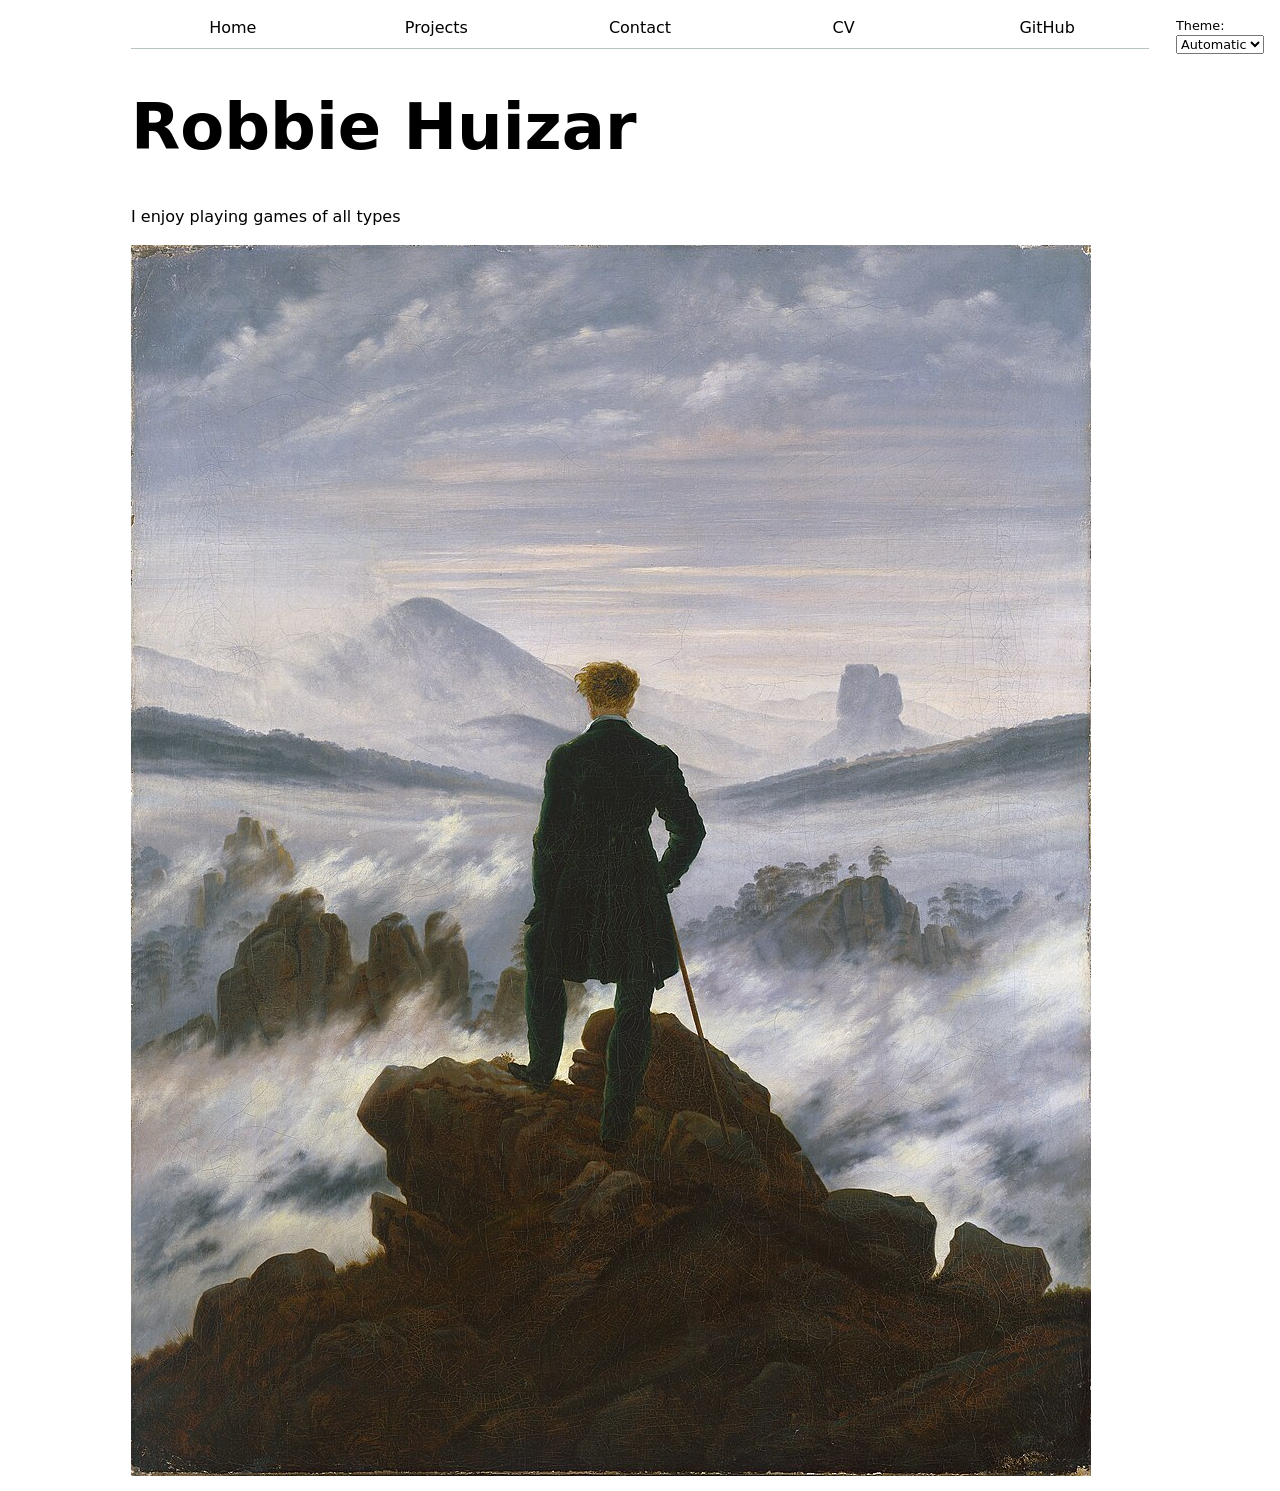
<file: index.html>
<!DOCTYPE html>
<html lang="en">
<head>

    <meta charset="UTF-8">
    <meta name="viewport" content="width=device-width, initial-scale=1.0">
    <title>Robbie: Personal site and portfolio</title>
    <link rel="stylesheet" href="style.css">
    <script type="module" src="global.js"></script>
</head>
<body>

    <h1>Robbie Huizar</h1>
    <p>I enjoy playing games of all types</p>
    <img src="images/wanderer.jpeg" alt="A wanderer over a sea of fog">
</body>
</html>
</file>
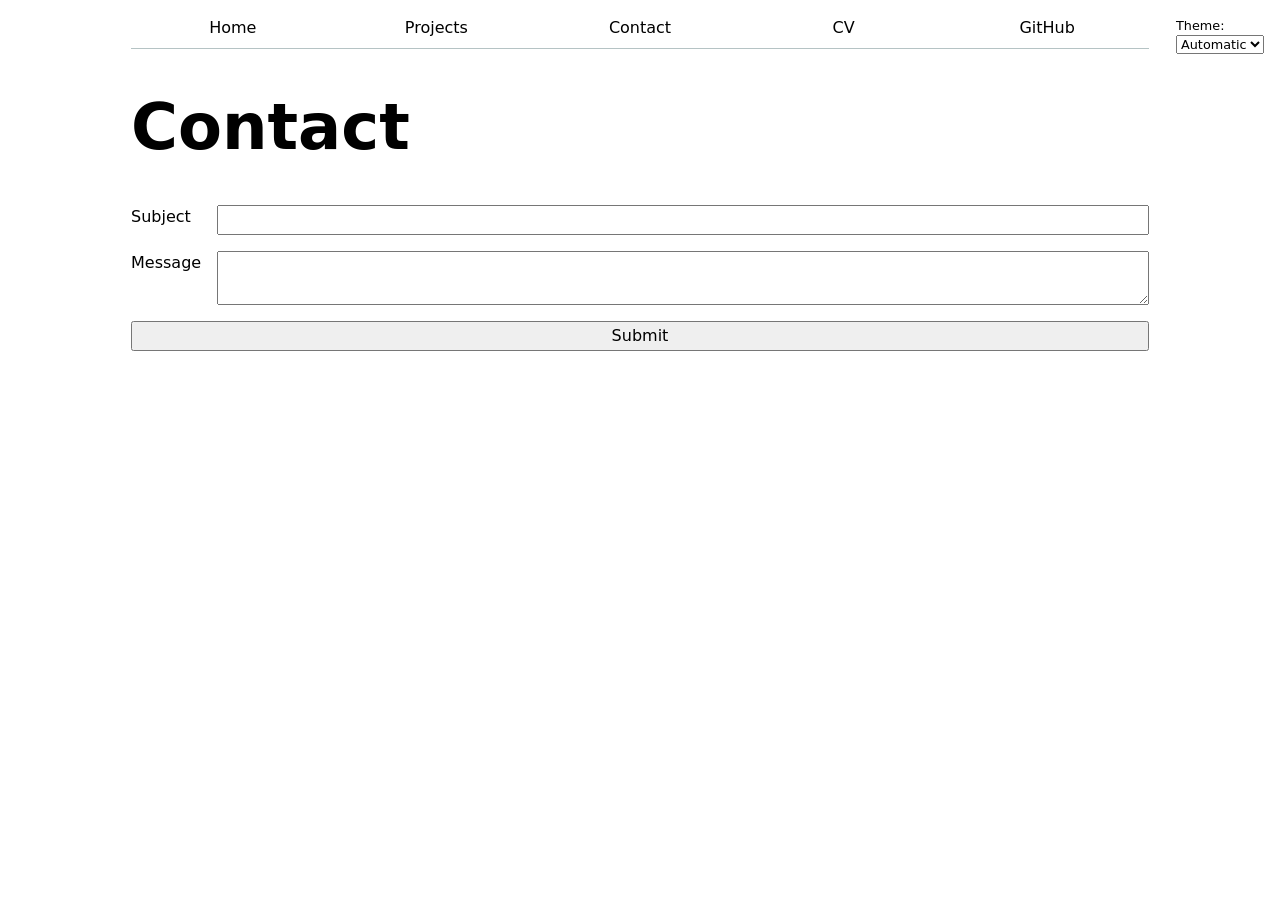
<file: contact/index.html>
<!DOCTYPE html>
<html lang="en">
<head>
    <meta charset="UTF-8">
    <meta name="viewport" content="width=device-width, initial-scale=1.0">
    <title>Contact</title>
    <link rel="stylesheet" href="../style.css">
    <script type="module" src="../global.js"></script>
</head>
<body>
    <h1>Contact</h1>

    <form action="mailto:rohuizar@ucsd.edu" method="GET">
        <label>Subject
            <input name="subject">
        </label>
        <label>Message
            <textarea name="body"></textarea>
        </label>
        <button type="submit">Submit</button>
    </form>
</body>
</html>
</file>
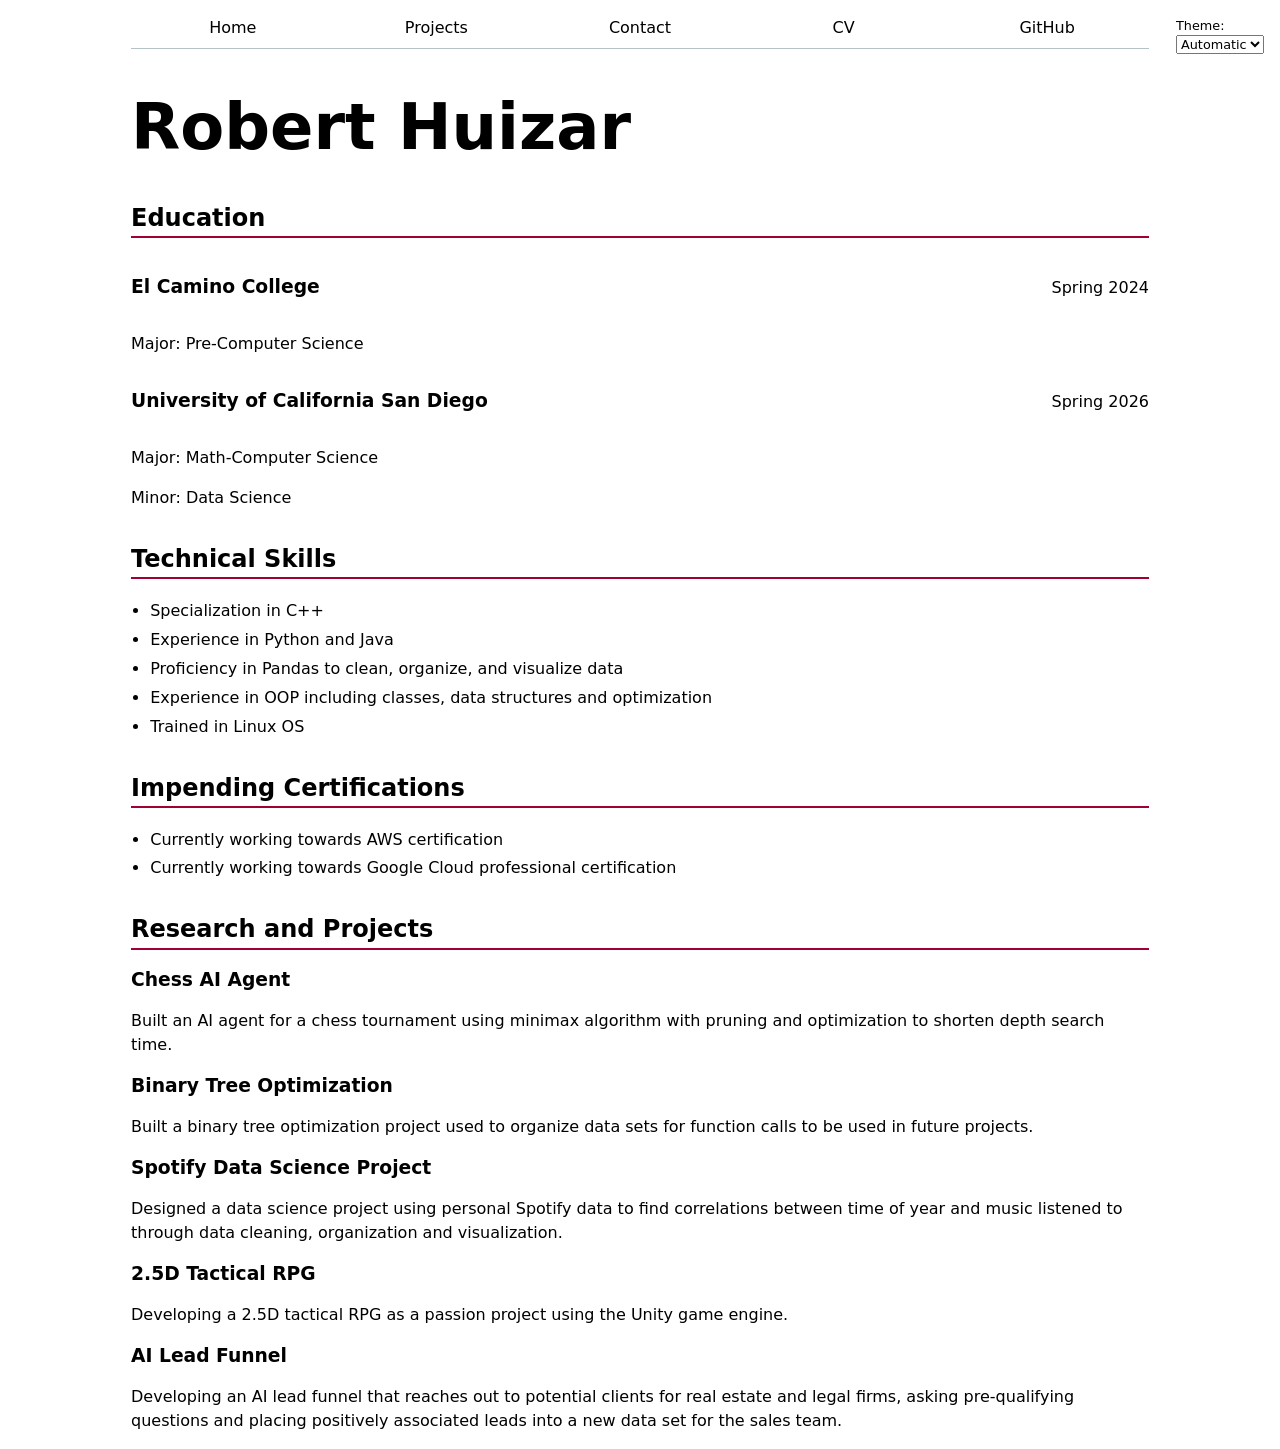
<file: cv/index.html>
<!DOCTYPE html>
<html lang="en">
<head>
    <meta charset="UTF-8">
    <meta name="viewport" content="width=device-width, initial-scale=1.0">
    <title>CV</title>
    <link rel="stylesheet" href="../style.css">
    <script type="module" src="../global.js"></script>
</head>
<body>
    <div class="cv">
        <h1>Robert Huizar</h1>

        <section>
            <h2>Education</h2>
            <article>
                <header>
                    <h3>El Camino College</h3>
                    <time datetime="2024-05">Spring 2024</time>
                </header>
                <p>Major: Pre-Computer Science</p>
            </article>
            <article>
                <header>
                    <h3>University of California San Diego</h3>
                    <time datetime="2026-05">Spring 2026</time>
                </header>
                <p>Major: Math-Computer Science</p>
                <p>Minor: Data Science</p>
            </article>
        </section>

        <section>
            <h2>Technical Skills</h2>
            <ul>
                <li>Specialization in C++</li>
                <li>Experience in Python and Java</li>
                <li>Proficiency in Pandas to clean, organize, and visualize data</li>
                <li>Experience in OOP including classes, data structures and optimization</li>
                <li>Trained in Linux OS</li>
            </ul>
        </section>

        <section>
            <h2>Impending Certifications</h2>
            <ul>
                <li>Currently working towards AWS certification</li>
                <li>Currently working towards Google Cloud professional certification</li>
            </ul>
        </section>

        <section>
            <h2>Research and Projects</h2>
            <article>
                <h3>Chess AI Agent</h3>
                <p>Built an AI agent for a chess tournament using minimax algorithm with pruning and optimization to shorten depth search time.</p>
            </article>
            <article>
                <h3>Binary Tree Optimization</h3>
                <p>Built a binary tree optimization project used to organize data sets for function calls to be used in future projects.</p>
            </article>
            <article>
                <h3>Spotify Data Science Project</h3>
                <p>Designed a data science project using personal Spotify data to find correlations between time of year and music listened to through data cleaning, organization and visualization.</p>
            </article>
            <article>
                <h3>2.5D Tactical RPG</h3>
                <p>Developing a 2.5D tactical RPG as a passion project using the Unity game engine.</p>
            </article>
            <article>
                <h3>AI Lead Funnel</h3>
                <p>Developing an AI lead funnel that reaches out to potential clients for real estate and legal firms, asking pre-qualifying questions and placing positively associated leads into a new data set for the sales team.</p>
            </article>
        </section>
    </div>
</body>
</html>
</file>
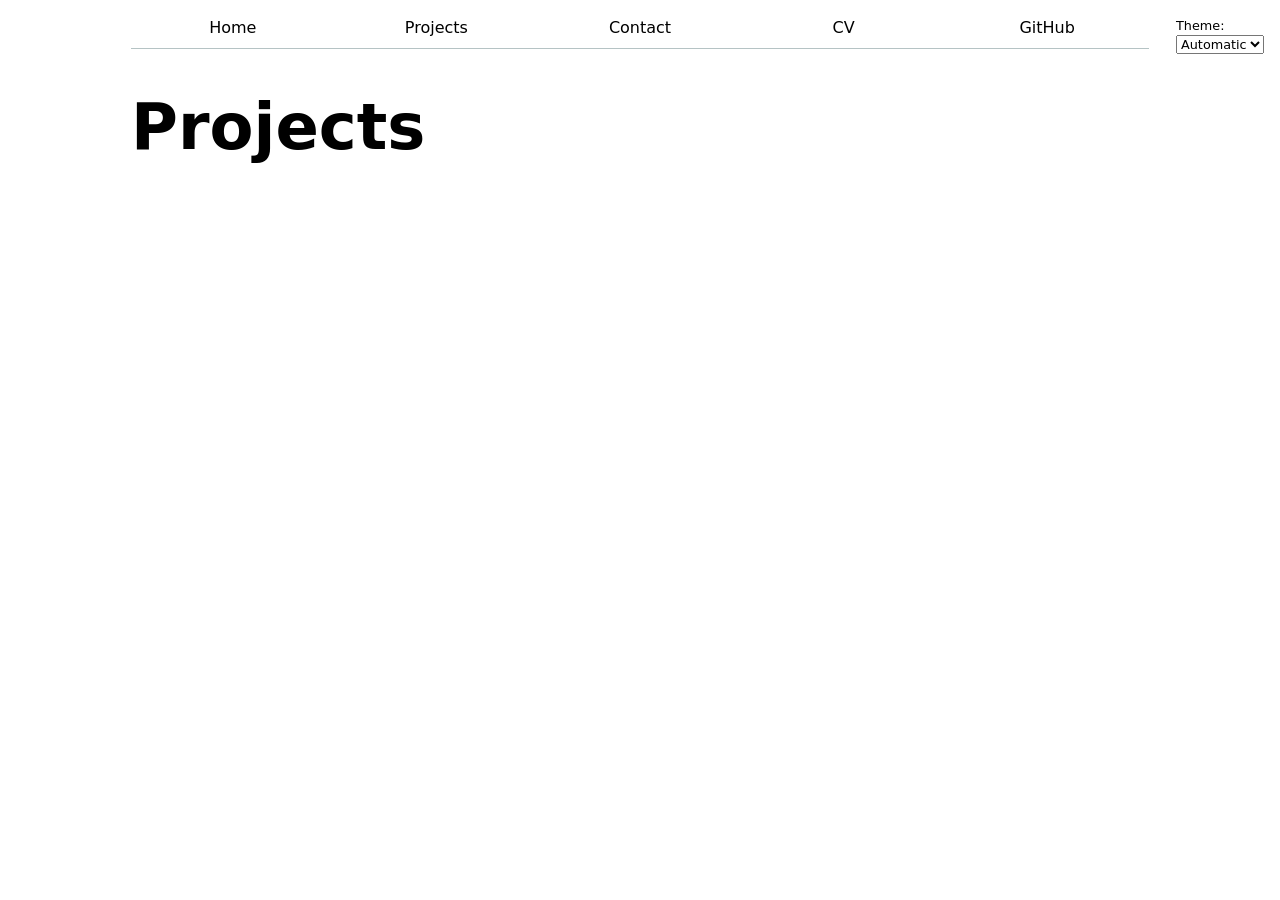
<file: projects/index.html>
<!DOCTYPE html>
<html lang="en">
<head>
    <meta charset="UTF-8">
    <meta name="viewport" content="width=device-width, initial-scale=1.0">
    <title>Projects</title>
    <link rel="stylesheet" href="../style.css">
    <script type="module" src="../global.js"></script>
</head>
<body>
    <h1>Projects</h1>
</body>
</html>
</file>
<file: style.css>
:root {
  --color-accent: oklch(45% 0.18 15);
  color-scheme: light dark;
}

body {
  font: 100%/1.5 system-ui;
  max-width: 100ch;
  margin-inline: auto;
  padding-inline: 1em;
  accent-color: var(--color-accent);
}

h1 {
  font-size: 400%;
}

h1, h2, h3, h4, h5, h6 {
  line-height: 1.1;
  text-wrap: balance;
}

nav ul, nav li {
  display: contents;
}

nav {
  --border-color: oklch(50% 10% 200 / 40%);
  display: flex;
  margin-bottom: 1em;
  border-bottom: 1px solid var(--border-color);
}

nav a {
  flex: 1;
  text-align: center;
  text-decoration: none;
  color: inherit;
  padding: 0.5em;
}

nav a.current {
  border-bottom: 0.4em solid var(--border-color);
  padding-bottom: 0.1em;
}

nav a:hover {
  border-bottom: 0.4em solid var(--color-accent);
  background-color: color-mix(in oklch, var(--color-accent), canvas 85%);
  padding-bottom: 0.1em;
}

input, textarea, button, select {
  font: inherit;
}

form {
  display: grid;
  grid-template-columns: auto 1fr;
  gap: 1em;
}

label {
  display: grid;
  grid-template-columns: subgrid;
  grid-column: 1 / -1;
}

button[type="submit"] {
  grid-column: 1 / -1;
}

.projects {
  display: grid;
  grid-template-columns: repeat(auto-fill, minmax(15em, 1fr));
  gap: 1em;
}

.projects article {
  display: grid;
  grid-template-rows: subgrid;
  grid-row: span 3;
}

.projects h2 {
  margin: 0;
}

.cv header {
  display: flex;
  justify-content: space-between;
  align-items: baseline;
  margin-bottom: 1em;
}

.cv header address {
  font-style: normal;
  font-size: 0.9em;
  color: oklch(50% 0% 0);
  text-align: right;
}

.cv h2 {
  border-bottom: 2px solid var(--color-accent);
  padding-bottom: 0.2em;
  margin-top: 1.5em;
}

.cv .cv-entry {
  display: flex;
  justify-content: space-between;
  align-items: baseline;
  margin-bottom: 0.2em;
}

.cv .cv-entry .date {
  font-size: 0.85em;
  color: oklch(50% 0% 0);
  white-space: nowrap;
  margin-left: 1em;
}

.cv ul {
  margin-top: 0.3em;
  padding-left: 1.2em;
}

.cv li {
  margin-bottom: 0.3em;
}

.color-scheme {
  position: absolute;
  top: 1rem;
  right: 1rem;
  font-size: 80%;
  font-family: inherit;
}
</file>
